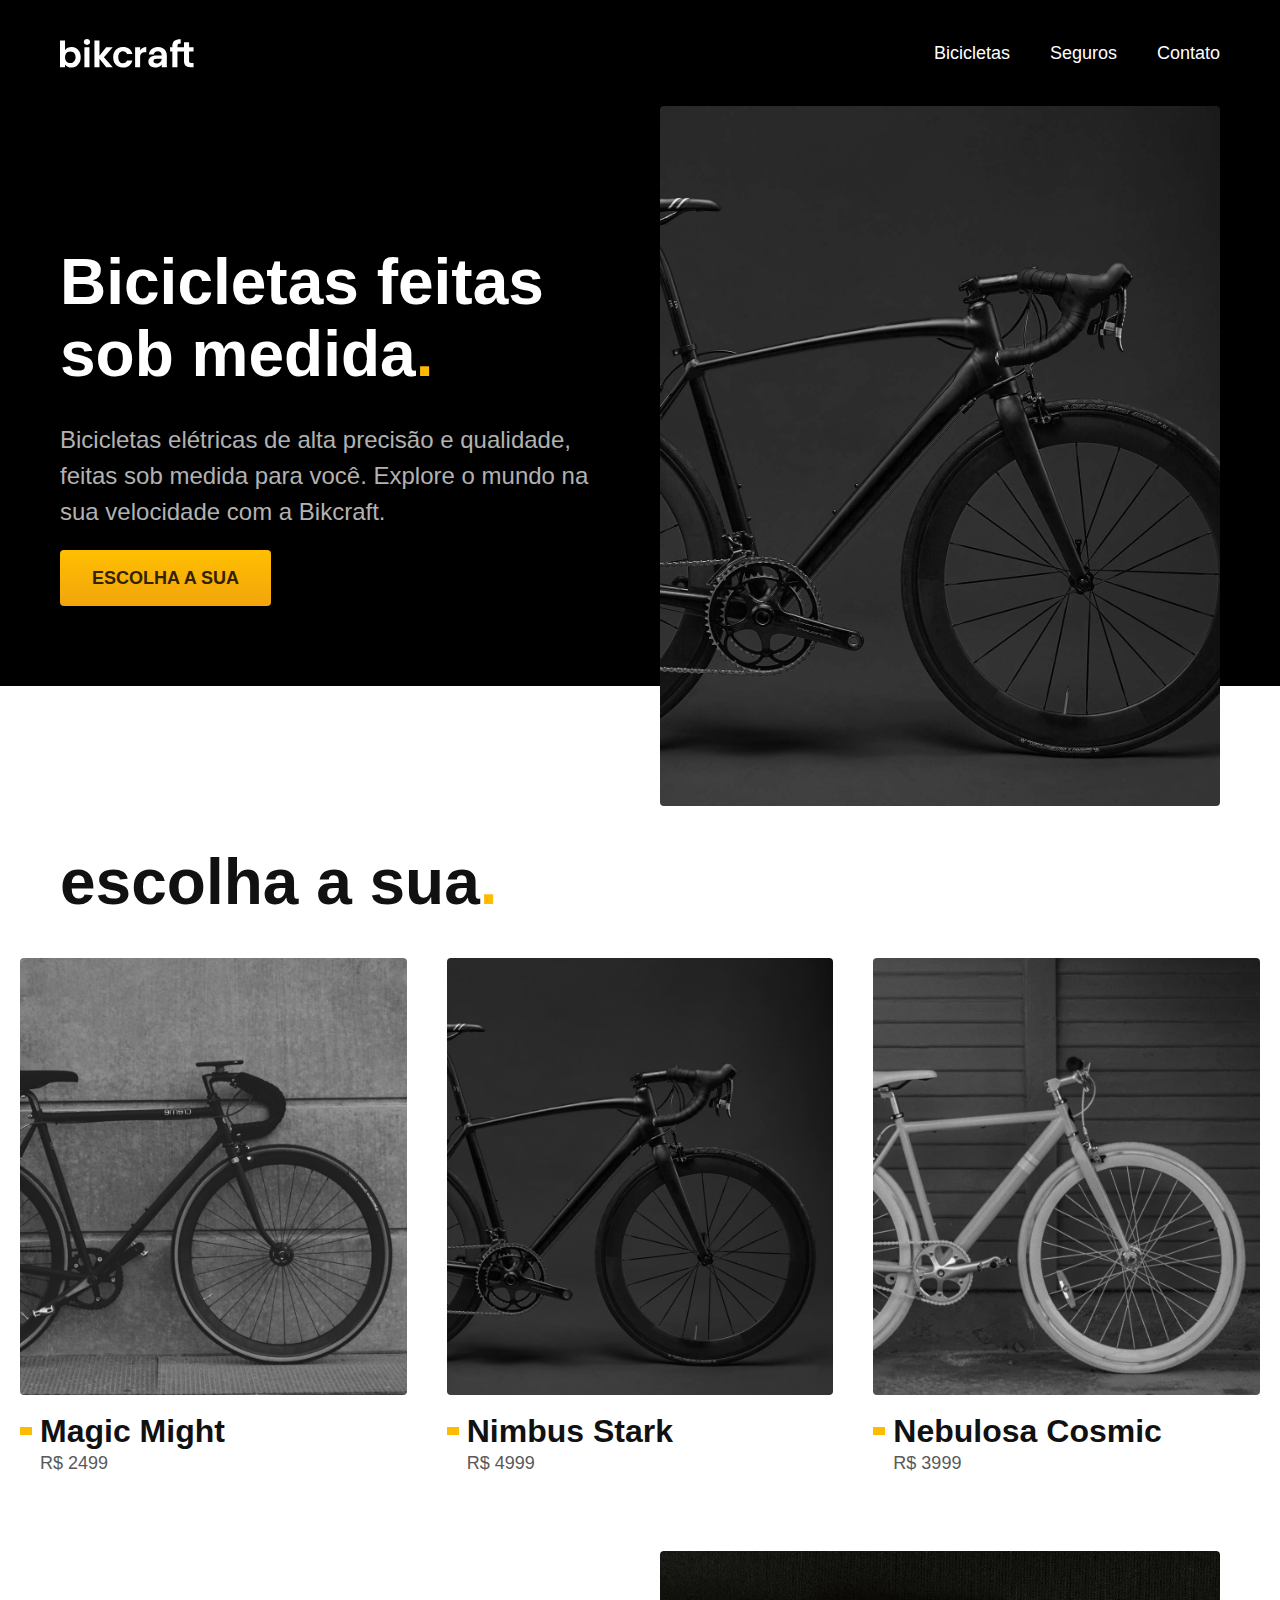
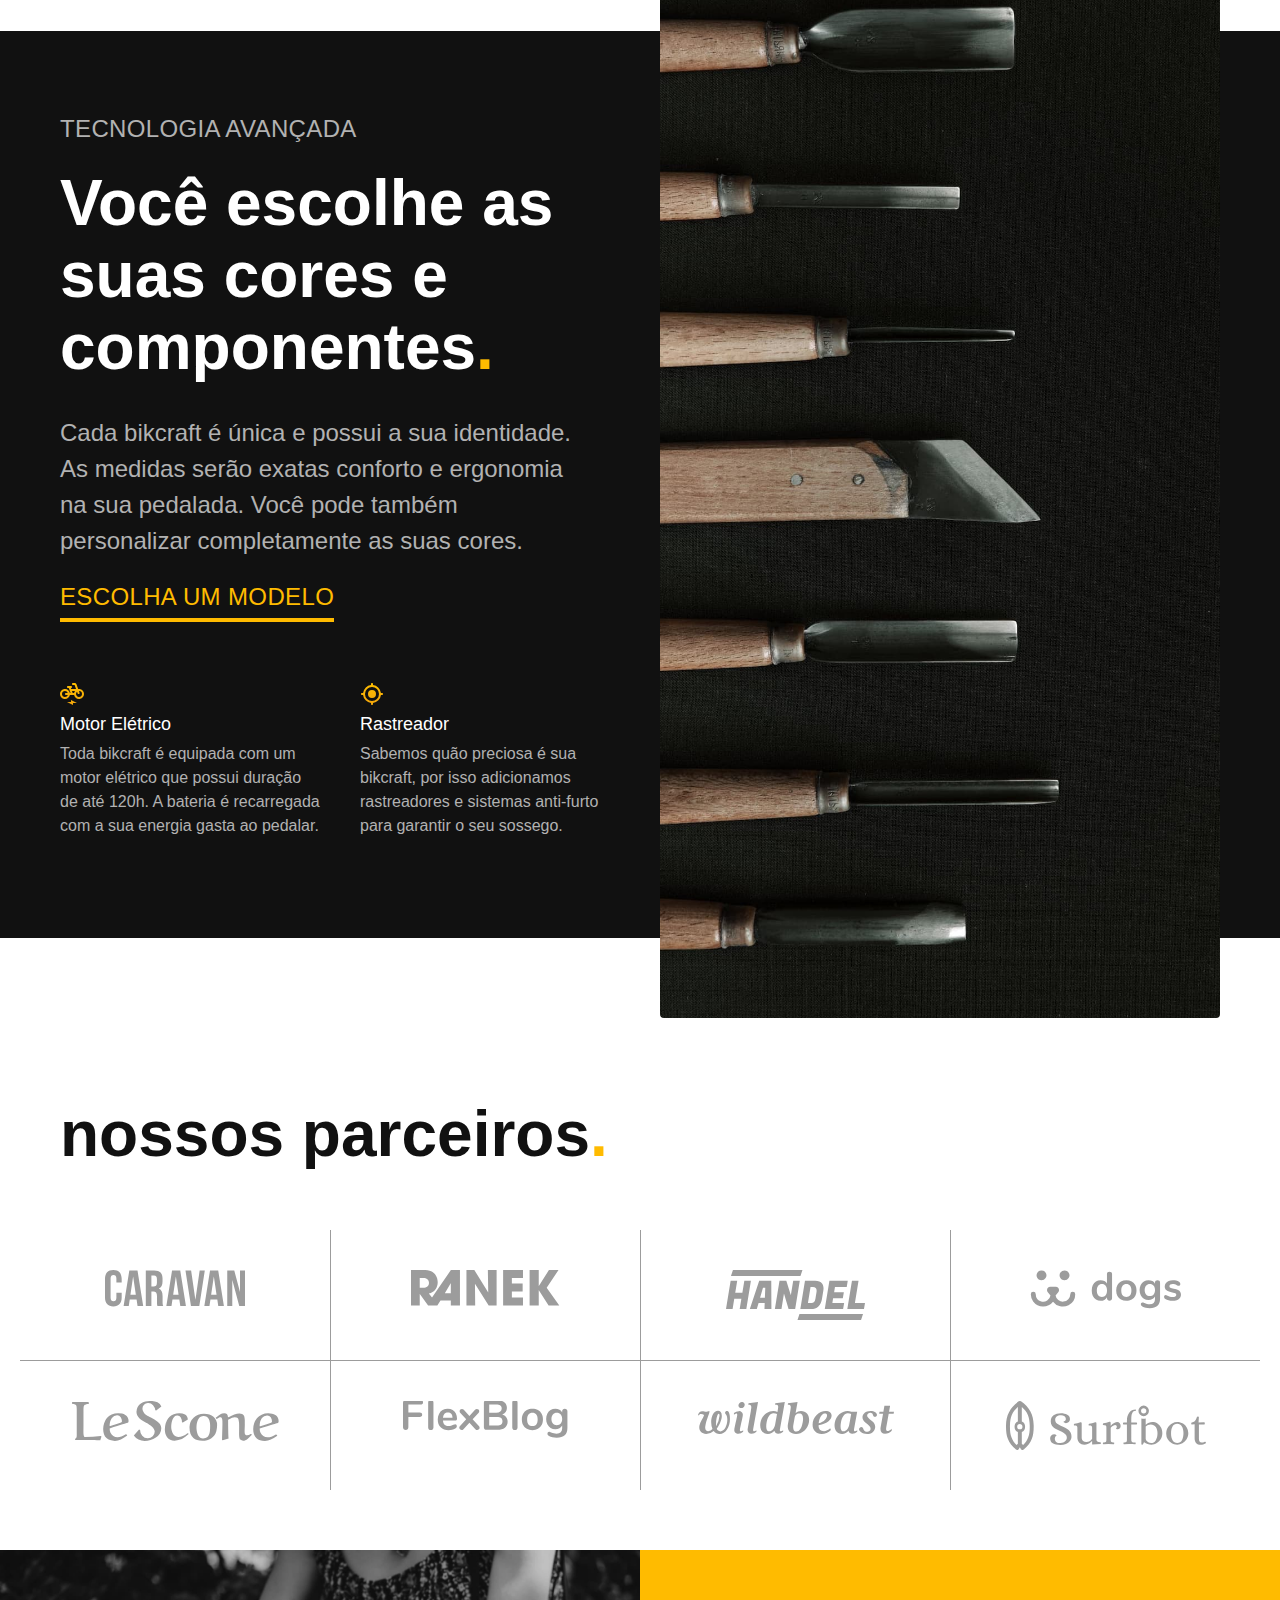
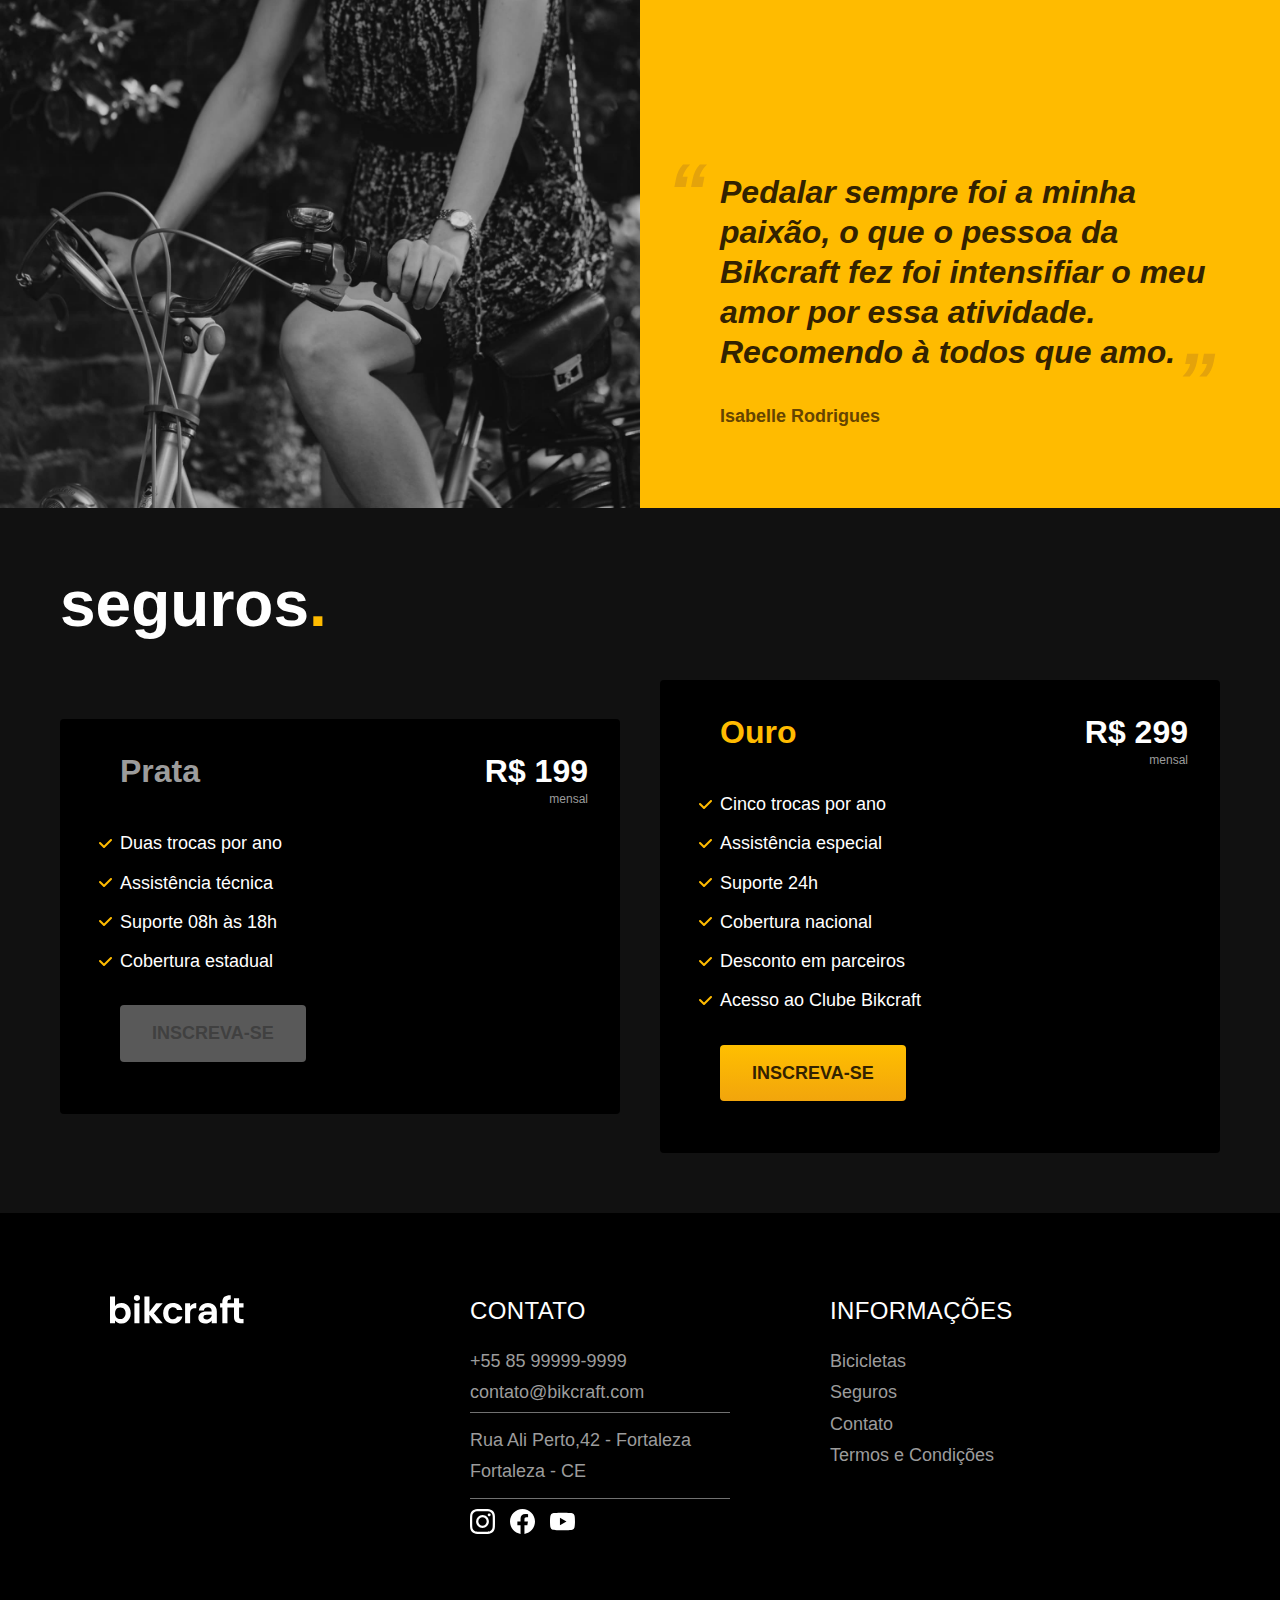
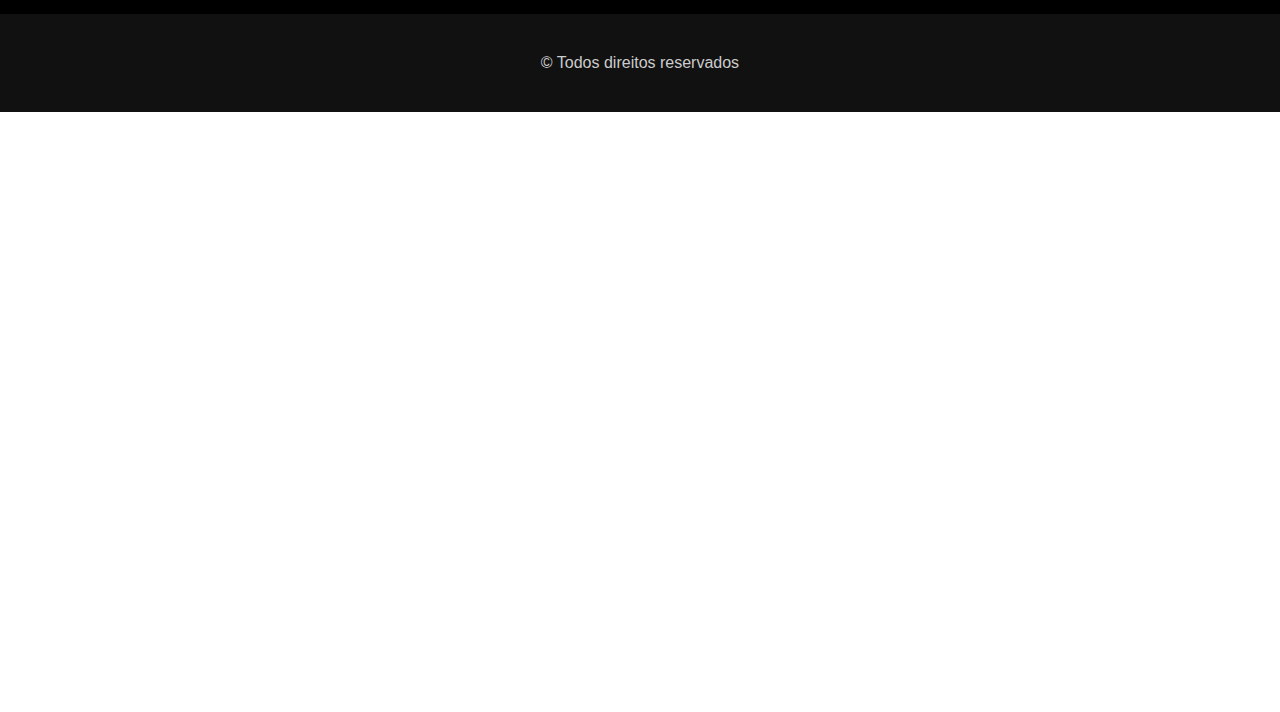
<file: index.html>
<!DOCTYPE html>
<html lang="pt-br">

<head>
  <meta charset="UTF-8">
  <meta name="viewport" content="width=device-width, initial-scale=1.0">

  <title>Bikcraft - Bicicletas Elétricas</title>
  <meta name="description" content="Bicicletas elétricas de alta precisão e qualidade,  feitas sob medida para o cliente. Explore o mundo na sua velocidade com a Bikcraft.">

  <link rel="stylesheet" href="./css/style.css">
</head>

<body>
  <header class="header-bg">
    <div class="header container-1">
      <a href="./">
        <img src="./img/bikcraft.svg" alt="Bikcraft">
      </a>

      <nav aria-label="primaria">
        <ul class="header-menu font-1-m cor-0">
          <li><a href="./bicicletas.html">Bicicletas</a></li>
          <li><a href="./seguros.html">Seguros</a></li>
          <li><a href="./contato.html">Contato</a></li>
        </ul>
      </nav>
    </div>
  </header>

  <!-- Conteudo principal do site - intro -->

  <main class="introducao-bg">
    <div class="introducao container-1">
      <div class="introducao-conteudo">
        <h1 class="font-1-xxl cor-0">Bicicletas feitas sob medida<span class="cor-p1">.</span></h1>
        <p class="font-2-l cor-5">Bicicletas elétricas de alta precisão e qualidade, feitas sob medida para você. Explore o mundo na sua velocidade com a Bikcraft.</p>
        <a class="botao" href="./bicicletas.html">Escolha a sua</a>
      </div>
      <div>
        <img src="./img/fotos/introducao.jpg" alt="Bicicleta elétrica preta.">
      </div>
    </div>
  </main>

  <!-- Sessão grid bicicletas -->
  <article class="bicicletas">
    <h2 class="container-1 font-1-xxl">escolha a sua<span class="cor-p1">.</span></h2>
    <ul class="bicicletas-lista container-2">
      <li>
        <a href="./bicicletas/magic.html">
          <img src="./img/bicicletas/magic-home.jpg" alt="bibicleta preta">
          <h3 class="font-1-xl ">Magic Might</h3>
          <span class="font-2-m cor-8">R$ 2499</span>
        </a>
      </li>
      <li>
        <a href="./bicicletas/nimbus.html">
          <img src="./img/bicicletas/nimbus-home.jpg" alt="bicicleta normal">
          <h3 class="font-1-xl ">Nimbus Stark</h3>
          <span class="font-2-m cor-8">R$ 4999</span>
        </a>
      </li>
      <li>
        <a href="./bicicletas/nebulosa.html">
          <img src="./img/bicicletas/nebula-home.jpg" alt="bicicleta albina">
          <h3 class="font-1-xl">Nebulosa Cosmic</h3>
          <span class="font-2-m cor-8">R$ 3999</span>
        </a>
      </li>
    </ul>
  </article>

  <!-- Sessão Tecnologica -->

  <article class="tecnologia-bg">
    <div class="tecnologia container-1">
      <div class="tecnologia-conteudo">
        <span class="font-2-l-b cor-5">Tecnologia Avançada</span>
        <h2 class="font-1-xxl cor-0">Você escolhe as suas cores e componentes<span class="cor-p1">.</span></h2>
        <p class="font-2-l cor-5">Cada bikcraft é única e possui a sua identidade. As medidas serão exatas conforto e ergonomia na sua pedalada. Você pode também personalizar completamente as suas cores.</p>
        <a class="link" href="./bicicletas.html">Escolha um modelo</a>
        <div class="tecnologia-vantagens">
          <div>
            <img src="./img/icones/eletrica.svg" alt="">
            <h3 class="font-1-m cor-0">Motor Elétrico</h3>
            <p class="font-2-s cor-5">Toda bikcraft é equipada com um motor elétrico que possui duração de até 120h. A bateria é recarregada com a sua energia gasta ao pedalar.</p>
          </div>
          <div>
            <img src="./img/icones/rastreador.svg" alt="">
            <h3 class="font-1-m cor-0">Rastreador</h3>
            <p class="font-2-s cor-5">Sabemos quão preciosa é sua bikcraft, por isso adicionamos rastreadores e sistemas anti-furto para garantir o seu sossego.</p>
          </div>
        </div>
      </div>
      <div class="tecnologia-imagem">
        <img src="./img/fotos/tecnologia.jpg" alt="bikcraft legal">
      </div>
    </div>
  </article>

  <!-- Sessão dos Parceiros -->

  <section class="parceiros" aria-label="nossos parceiros">
    <h2 class="container-1 font-1-xxl">nossos parceiros<span class="cor-p1">.</span></h2>

    <ul class="container-2">
      <li><img src="./img/parceiros/caravan.svg" alt="caravan"></li>
      <li><img src="./img/parceiros/ranek.svg" alt="ranek"></li>
      <li><img src="./img/parceiros/handel.svg" alt="handel"></li>
      <li><img src="./img/parceiros/dogs.svg" alt="dogs"></li>
      <li><img src="./img/parceiros/lescone.svg" alt="lescone"></li>
      <li><img src="./img/parceiros/flexblog.svg" alt="flexblog"></li>
      <li><img src="./img/parceiros/wildbeast.svg" alt="wildbeast"></li>
      <li><img src="./img/parceiros/surfbot.svg" alt="surfbot"></li>
    </ul>
  </section>

  <!-- Sessão do comentarios sobre a bikcraft -->
  <section class="depoimentos" aria-label="depoimento">
    <div class="depoimentos-imagem">
      <img src="./img/fotos/depoimento.jpg" alt="Pessoa andando com a bicicleta da bikcraft">
    </div>
    <div class="depoimentos-conteudo">
      <blockquote class="font-1-xl cor-p5">
        <p>Pedalar sempre foi a minha paixão, o que o pessoa da Bikcraft fez foi intensifiar o meu amor por essa atividade. Recomendo à todos que amo.</p>
      </blockquote>
      <span class="font-1-m-b cor-p4">Isabelle Rodrigues</span>
    </div>
  </section>

  <!-- Sessão Seguros -->

  <article class="seguros-bg">

    <div class="seguros container-1 ">
      <h2 class=" font-1-xxl cor-0">seguros<span class="cor-p1">.</span></h2>
      <div class="seguros-item">
        <h3 class="font-1-xl cor-6">Prata</h3>
        <span class="font-1-xl cor-0">R$ 199<span class="font-1-xs cor-6">mensal</span></span>
        <ul class="font-2-m cor-0">
          <li>Duas trocas por ano</li>
          <li>Assistência técnica</li>
          <li>Suporte 08h às 18h</li>
          <li>Cobertura estadual</li>
        </ul>
        <a class="botao secundario" href="./orcamentos.html">Inscreva-se</a>
      </div>

      <div class="seguros-item">
        <h3 class="font-1-xl cor-p1">Ouro</h3>
        <span class="font-1-xl cor-0">R$ 299 <span class="font-1-xs cor-6"> mensal</span></span>
        <ul class="font-2-m cor-0">
          <li>Cinco trocas por ano</li>
          <li>Assistência especial</li>
          <li>Suporte 24h</li>
          <li>Cobertura nacional</li>
          <li>Desconto em parceiros</li>
          <li>Acesso ao Clube Bikcraft</li>
        </ul>
        <a class="botao" href="./orcamentos.html">Inscreva-se</a>
      </div>
    </div>

  </article>

  <footer class="rodape">
    <div class="rodape-lista container-1">
      <div>
        <a href="./">
          <img src="./img/bikcraft.svg" alt="Bikcraft">
        </a>
      </div>
      <div class="font-2-m cor-6">
        <h3 class="font-2-l-b cor-0">Contato</h3>
        <a href="tell:+5585999999999">+55 85 99999-9999</a>
        <p>contato@bikcraft.com</p> <!-- link(a) + email: -->
        <span class="span">Rua Ali Perto,42 - Fortaleza
          <span>Fortaleza - CE</span></span>
        <ul class="rodape-redes">
          <li><a href="#"><img src="./img/redes/instagram.svg" alt="icone-insta"></a></li>
          <li><a href="#"><img src="./img/redes/facebook.svg" alt="icone-fc"></a></li>
          <li><a href="#"><img src="./img/redes/youtube.svg" alt="icone-yt"></a></li>
        </ul>
      </div>
      <div>
        <h3 class="font-2-l-b cor-0">Informações</h3>
        <ul class="rodape-info font-2-m cor-6">
          <li><a href="./bicicletas.html">Bicicletas</a></li>
          <li><a href="./seguros.html">Seguros</a></li>
          <li><a href="./contato.html">Contato</a></li>
          <li><a href="./termos.html">Termos e Condições</a></li>
        </ul>
      </div>
    </div>
    <div class="rodape-final">
      <p class="container-1">&copy; Todos direitos reservados</p>
    </div>
  </footer>


  <script src="treino.js"></script>
</body>

</html>
</file>
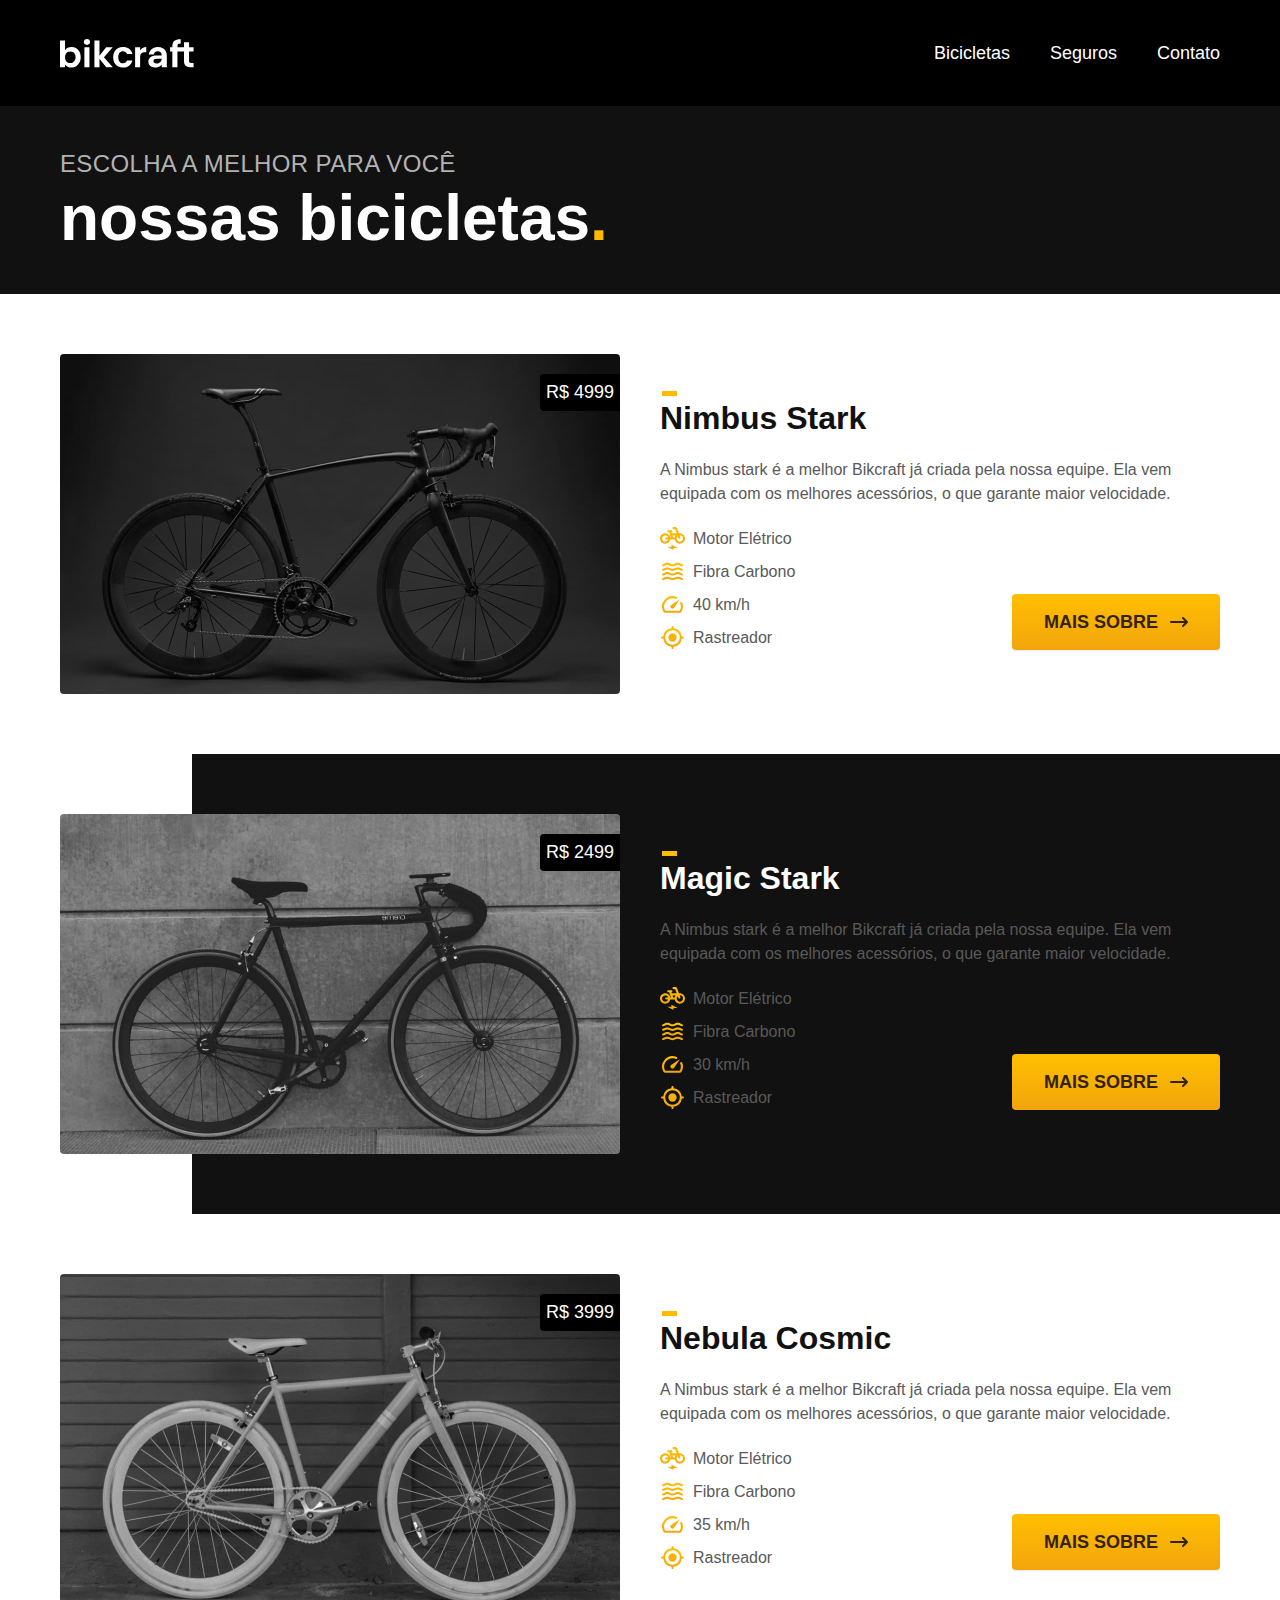
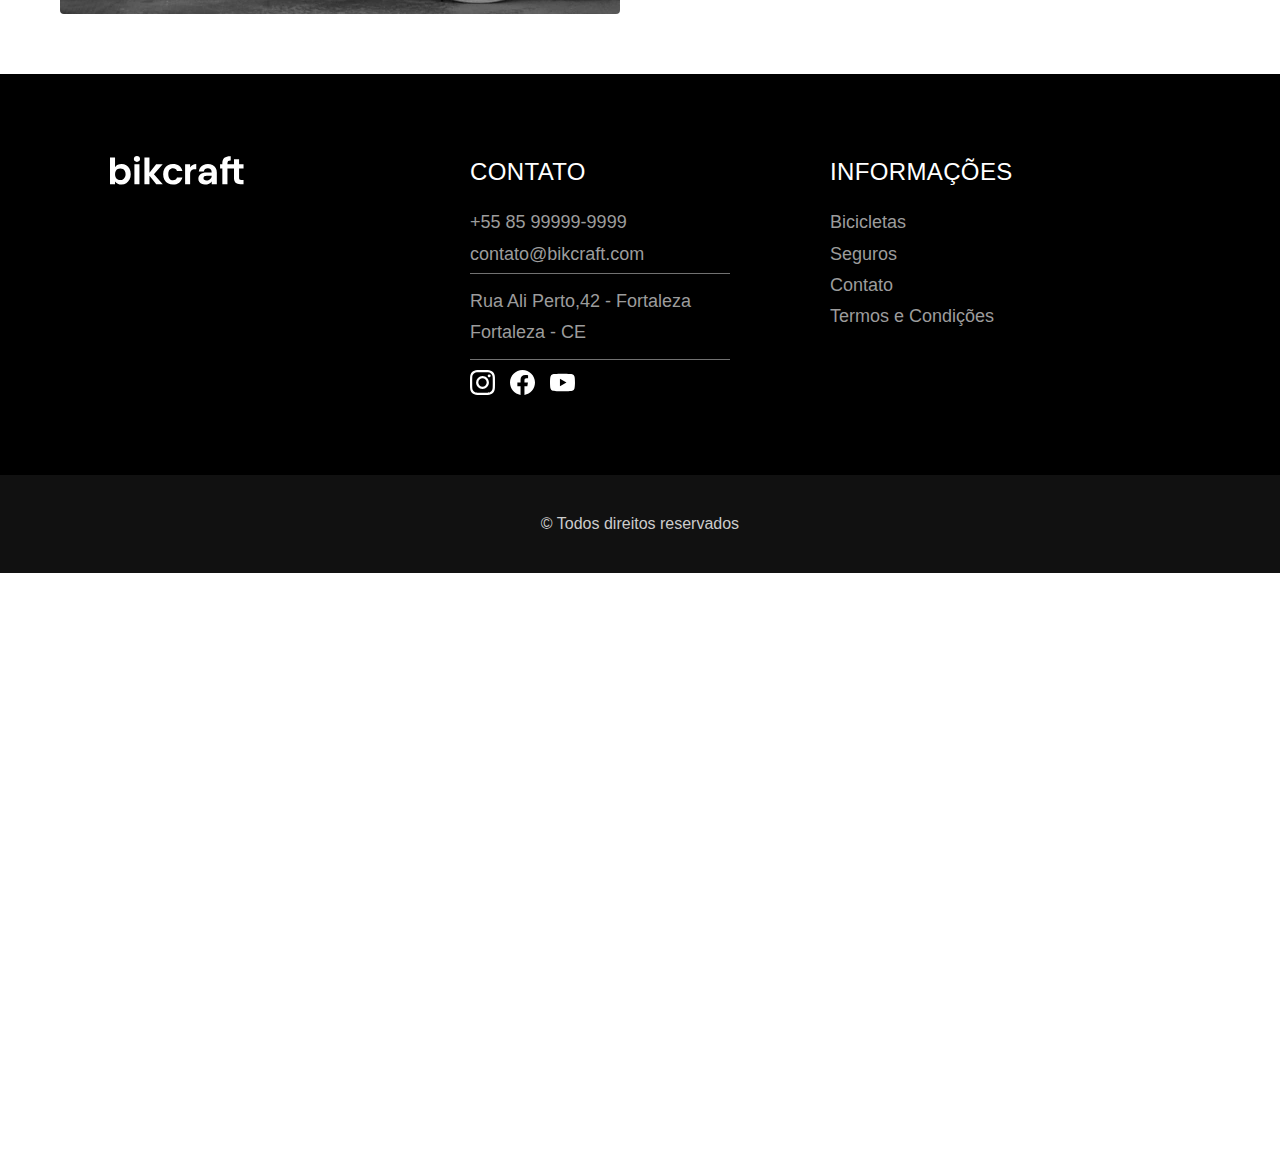
<file: bicicletas.html>
<!DOCTYPE html>
<html lang="pt-br">

<head>
  <meta charset="UTF-8">
  <meta name="viewport" content="width=device-width, initial-scale=1.0">

  <title>Bicicletas | Bikcraft</title>
  <meta name="description" content="Bicicletas elétricas de alta precisão e qualidade,  feitas sob medida para o cliente. Explore o mundo na sua velocidade com a Bikcraft.">

  <link rel="stylesheet" href="./css/style.css">
</head>

<body id="bicicletas">
  <header class="header-bg">
    <div class="header container-1">
      <a href="./">
        <img src="./img/bikcraft.svg" alt="Bikcraft">
      </a>

      <nav aria-label="primaria">
        <ul class="header-menu font-1-m cor-0">
          <li><a href="./bicicletas.html">Bicicletas</a></li>
          <li><a href="./seguros.html">Seguros</a></li>
          <li><a href="./contato.html">Contato</a></li>
        </ul>
      </nav>
    </div>
  </header>

  <main>
    <div class="titulo-bg">
      <div class="container-1">
        <p class="font-2-l-b cor-5">Escolha a melhor para você</p>
        <h1 class="font-1-xxl cor-0">nossas bicicletas<span class="cor-p1">.</span></h1>
      </div>
    </div>

    <div class="bicicletas-container container-1 ">
      <div class="bicicletas-imagem">
        <img src="./img/bicicletas/nimbus.jpg" alt="biciletas preta">
        <span class="font-2-m cor-0">R$ 4999</span>
      </div>
      <div class="bicicletas-conteudo">
        <h2 class="font-1-xl">Nimbus Stark</h2>
        <p class="font-2-s cor-8">A Nimbus stark é a melhor Bikcraft já criada pela nossa equipe. Ela vem equipada com os melhores acessórios, o que garante maior velocidade.</p>
        <ul class="cor-8">
          <li><img src="./img/icones/eletrica.svg" alt="">Motor Elétrico</li>
          <li><img src="./img/icones/carbono.svg" alt="">Fibra Carbono</li>
          <li><img src="./img/icones/velocidade.svg" alt="">40 km/h</li>
          <li><img src="./img/icones/rastreador.svg" alt="">Rastreador</li>
        </ul>
        <a class="botao seta" href="./bicicletas.html/nimbus.html">Mais Sobre</a>
      </div>
    </div>

    <div class="bicicletas-bg-2">
      <div class="bicicletas-container container-1 ">
        <div class="bicicletas-imagem">
          <img src="./img/bicicletas/magic.jpg" alt="biciletas preta">
          <span class="font-2-m cor-0">R$ 2499</span>
        </div>
        <div class="bicicletas-conteudo">
          <h2 class="font-1-xl cor-0">Magic Stark</h2>
          <p class="font-2-s cor-8">A Nimbus stark é a melhor Bikcraft já criada pela nossa equipe. Ela vem equipada com os melhores acessórios, o que garante maior velocidade.</p>
          <ul class="cor-8">
            <li><img src="./img/icones/eletrica.svg" alt="">Motor Elétrico</li>
            <li><img src="./img/icones/carbono.svg" alt="">Fibra Carbono</li>
            <li><img src="./img/icones/velocidade.svg" alt="">30 km/h</li>
            <li><img src="./img/icones/rastreador.svg" alt="">Rastreador</li>
          </ul>
          <a class="botao seta" href="./bicicletas.html/magic.html">Mais Sobre</a>

        </div>
      </div>
    </div>

    <div class="bicicletas-container container-1">
      <div class="bicicletas-imagem">
        <img src="./img/bicicletas/nebula.jpg" alt="biciletas preta">
        <span class="font-2-m cor-0">R$ 3999</span>
      </div>
      <div class="bicicletas-conteudo">
        <h2 class="font-1-xl">Nebula Cosmic</h2>
        <p class="font-2-s cor-8">A Nimbus stark é a melhor Bikcraft já criada pela nossa equipe. Ela vem equipada com os melhores acessórios, o que garante maior velocidade.</p>
        <ul class="cor-8">
          <li><img src="./img/icones/eletrica.svg" alt="">Motor Elétrico</li>
          <li><img src="./img/icones/carbono.svg" alt="">Fibra Carbono</li>
          <li><img src="./img/icones/velocidade.svg" alt="">35 km/h</li>
          <li><img src="./img/icones/rastreador.svg" alt="">Rastreador</li>
        </ul>
        <a class="botao seta" href="./bicicletas.html/nebula.html">Mais Sobre</a>
      </div>
    </div>

  </main>

  <footer class="rodape">
    <div class="rodape-lista container-1">
      <div>
        <a href="./">
          <img src="./img/bikcraft.svg" alt="Bikcraft">
        </a>
      </div>
      <div class="font-2-m cor-6">
        <h3 class="font-2-l-b cor-0">Contato</h3>
        <a href="tell:+5585999999999">+55 85 99999-9999</a>
        <p>contato@bikcraft.com</p> <!-- link(a) + email: -->
        <span class="span">Rua Ali Perto,42 - Fortaleza
          <span>Fortaleza - CE</span></span>
        <ul class="rodape-redes">
          <li><a href="#"><img src="./img/redes/instagram.svg" alt="icone-insta"></a></li>
          <li><a href="#"><img src="./img/redes/facebook.svg" alt="icone-fc"></a></li>
          <li><a href="#"><img src="./img/redes/youtube.svg" alt="icone-yt"></a></li>
        </ul>
      </div>
      <div>
        <h3 class="font-2-l-b cor-0">Informações</h3>
        <ul class="rodape-info font-2-m cor-6">
          <li><a href="./bicicletas.html">Bicicletas</a></li>
          <li><a href="./seguros.html">Seguros</a></li>
          <li><a href="./contato.html">Contato</a></li>
          <li><a href="./termos.html">Termos e Condições</a></li>
        </ul>
      </div>
    </div>
    <div class="rodape-final">
      <p class="container-1">&copy; Todos direitos reservados</p>
    </div>
  </footer>


</body>

</html>
</file>
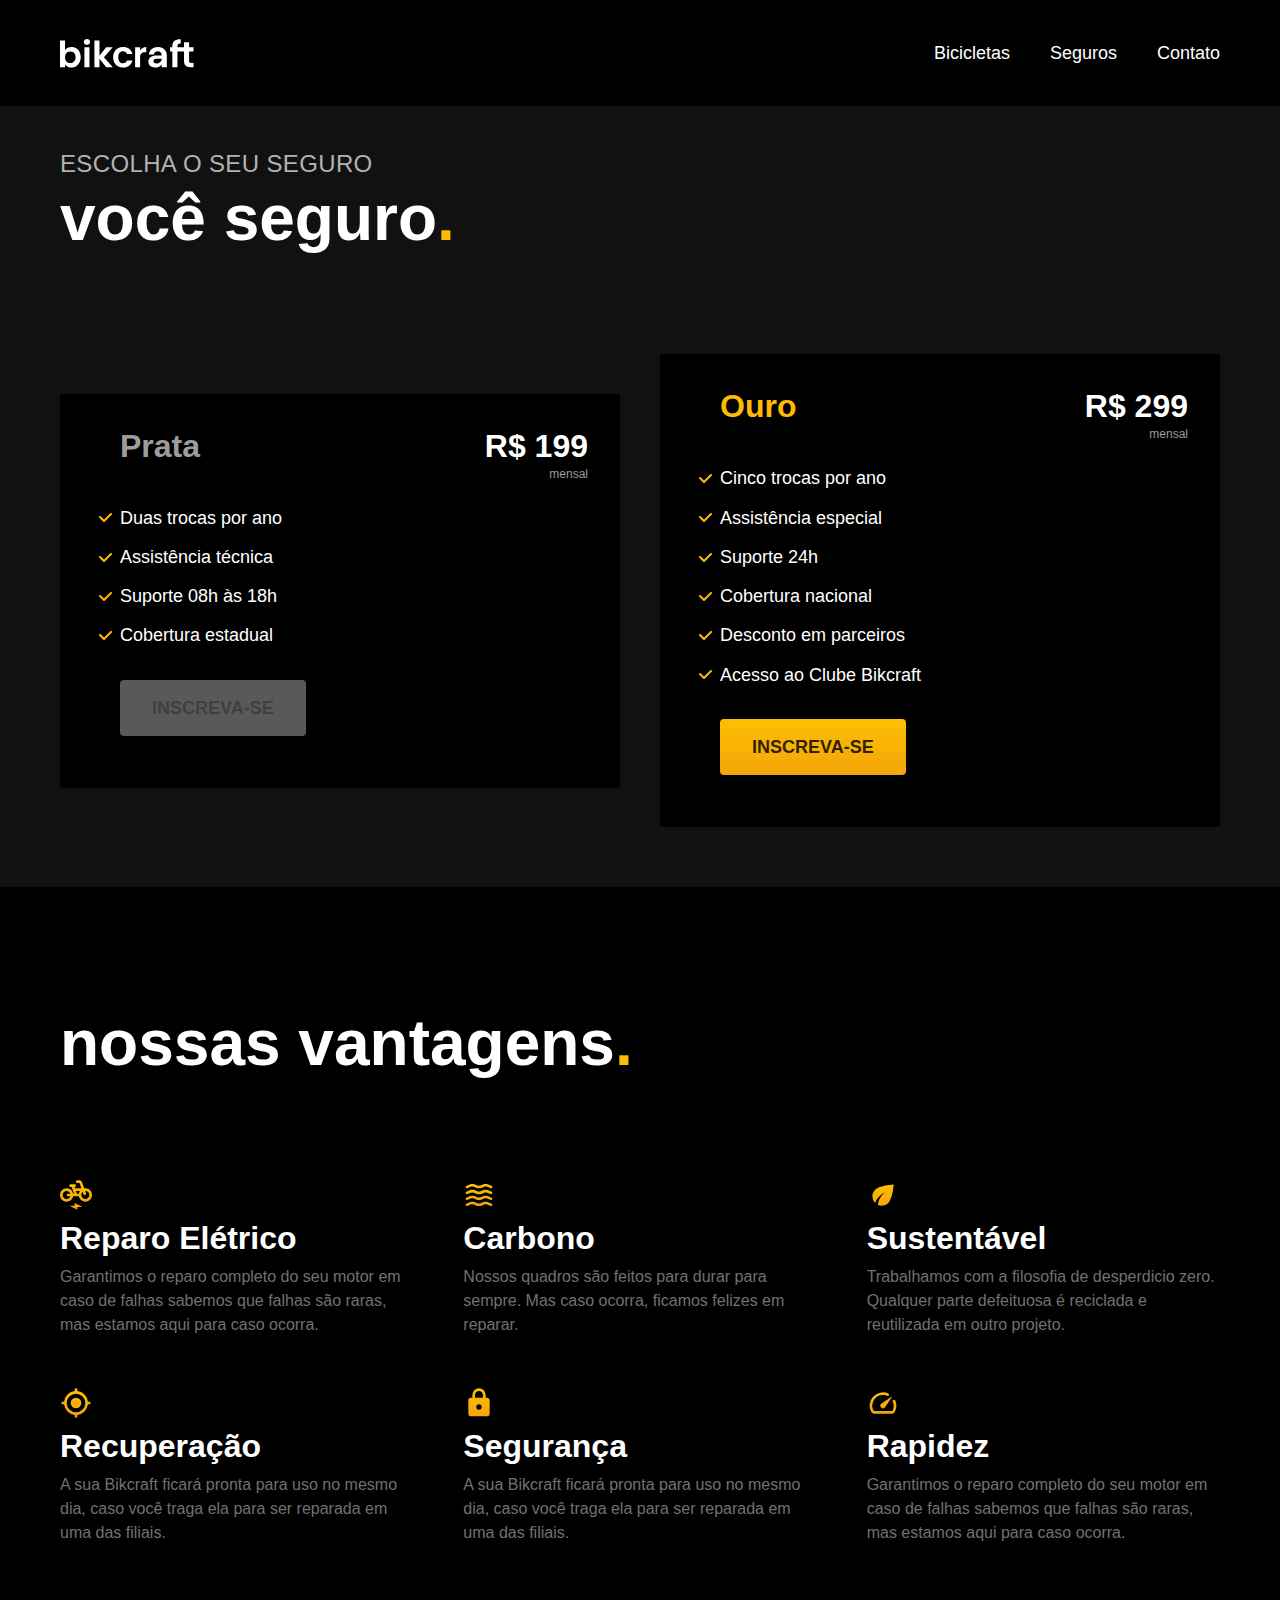
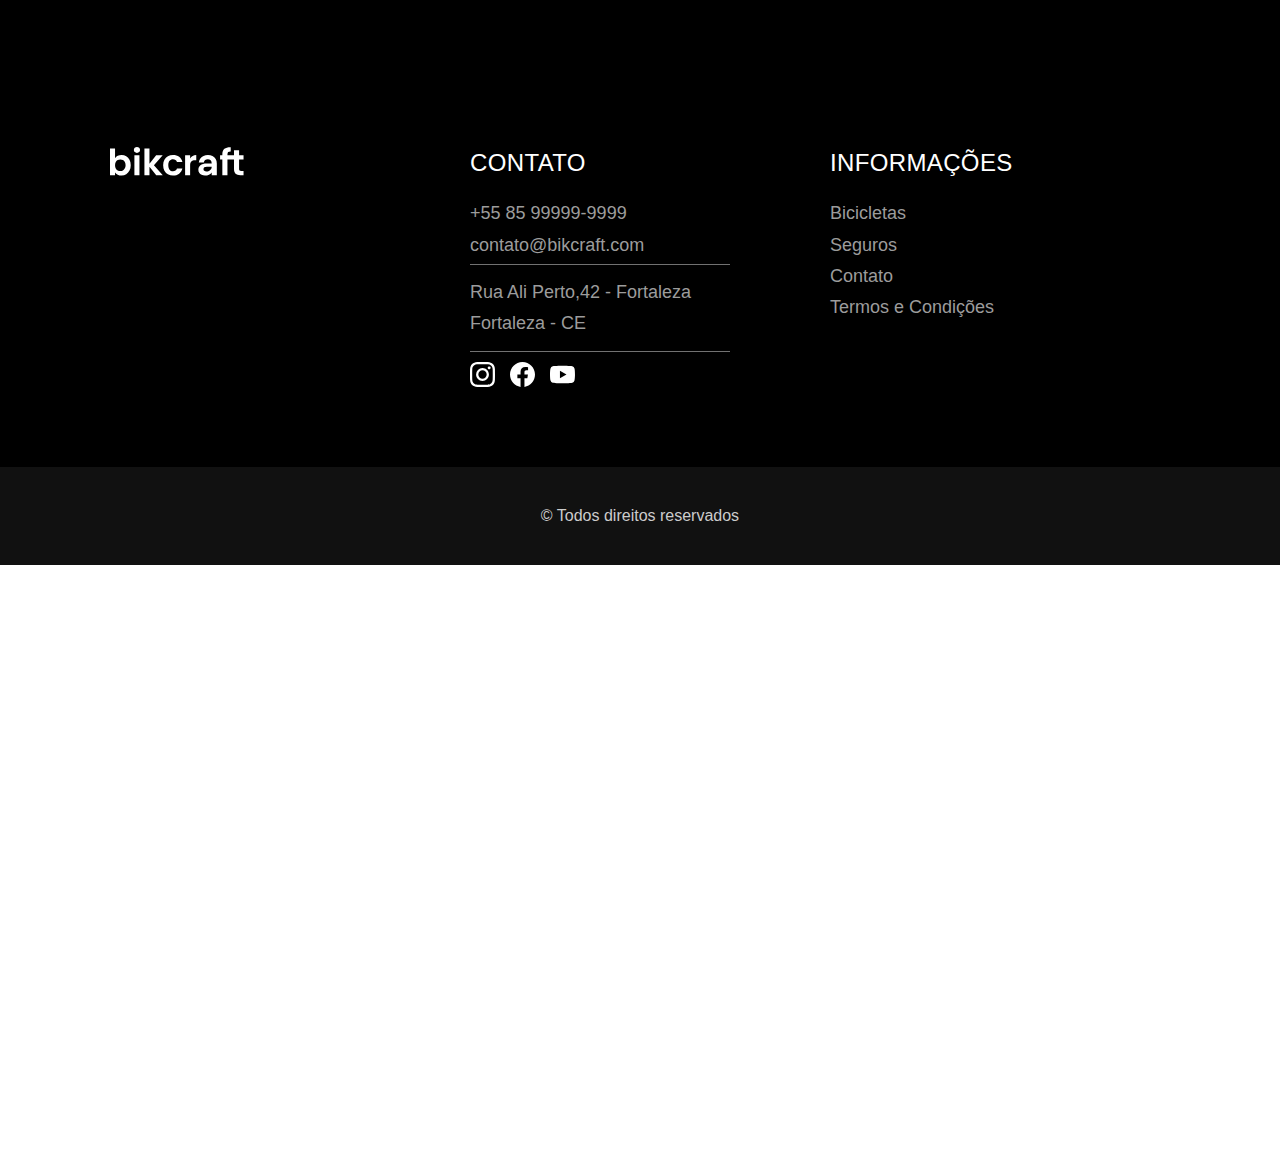
<file: seguros.html>
<!DOCTYPE html>
<html lang="pt-br">

<head>
  <meta charset="UTF-8">
  <meta name="viewport" content="width=device-width, initial-scale=1.0">

  <title>Bicicletas | Bikcraft</title>
  <meta name="description" content="Bicicletas elétricas de alta precisão e qualidade,  feitas sob medida para o cliente. Explore o mundo na sua velocidade com a Bikcraft.">

  <link rel="stylesheet" href="./css/style.css">
</head>

<body id="bicicletas">
  <header class="header-bg">
    <div class="header container-1">
      <a href="./">
        <img src="./img/bikcraft.svg" alt="Bikcraft">
      </a>

      <nav aria-label="primaria">
        <ul class="header-menu font-1-m cor-0">
          <li><a href="./bicicletas.html">Bicicletas</a></li>
          <li><a href="./seguros.html">Seguros</a></li>
          <li><a href="./contato.html">Contato</a></li>
        </ul>
      </nav>
    </div>
  </header>

  <main>
    <div class="titulo-bg">
      <div class="container-1">
        <p class="font-2-l-b cor-5">Escolha o seu seguro</p>
        <h1 class="font-1-xxl cor-0">você seguro<span class="cor-p1">.</span></h1>
      </div>
    </div>

    <div class="seguros-bg">

      <div class="seguros container-1 ">
        <div class="seguros-item">
          <h3 class="font-1-xl cor-6">Prata</h3>
          <span class="font-1-xl cor-0">R$ 199<span class="font-1-xs cor-6">mensal</span></span>
          <ul class="font-2-m cor-0">
            <li>Duas trocas por ano</li>
            <li>Assistência técnica</li>
            <li>Suporte 08h às 18h</li>
            <li>Cobertura estadual</li>
          </ul>
          <a class="botao secundario" href="./orcamentos.html">Inscreva-se</a>
        </div>

        <div class="seguros-item">
          <h3 class="font-1-xl cor-p1">Ouro</h3>
          <span class="font-1-xl cor-0">R$ 299 <span class="font-1-xs cor-6"> mensal</span></span>
          <ul class="font-2-m cor-0">
            <li>Cinco trocas por ano</li>
            <li>Assistência especial</li>
            <li>Suporte 24h</li>
            <li>Cobertura nacional</li>
            <li>Desconto em parceiros</li>
            <li>Acesso ao Clube Bikcraft</li>
          </ul>
          <a class="botao" href="./orcamentos.html">Inscreva-se</a>
        </div>
      </div>
    </div>
  </main>

  <!--  vantagens  -->
  <section class="vantagens-bg">

    <div class="vantagens container-1">
      <h2 class=" font-1-xxl cor-0">nossas vantagens<span class="cor-p1">.</span></h2>
      <div class="vantagens-conteudo">
        <div class="vantagens-items">
          <ul class="cor-0">
            <li><img src="./img/icones/eletrica.svg" alt=""></li>
            <li>
              <h2 class="font-1-xl">Reparo Elétrico</h2>
            </li>
            <li>
              <p class="font-2-s cor-7">Garantimos o reparo completo do seu motor em caso de falhas sabemos que falhas são raras, mas estamos aqui para caso ocorra.</p>
            </li>
          </ul>
        </div>

        <div class="vantagens-items">
          <ul class="cor-0">
            <li><img src="./img/icones/carbono.svg" alt=""></li>
            <li>
              <h2 class="font-1-xl">Carbono</h2>
            </li>
            <li>
              <p class="font-2-s cor-7">Nossos quadros são feitos para durar para sempre. Mas caso ocorra, ficamos felizes em reparar.</p>
            </li>
          </ul>
        </div>

        <div class="vantagens-items">
          <ul class="cor-0">
            <li><img src="./img/icones/sustentavel.svg" alt=""></li>
            <li>
              <h2 class="font-1-xl">Sustentável</h2>
            </li>
            <li>
              <p class="font-2-s cor-7">Trabalhamos com a filosofia de desperdicio zero. Qualquer parte defeituosa é reciclada e reutilizada em outro projeto.</p>
            </li>
          </ul>
        </div>

        <div class="vantagens-items">
          <ul class="cor-0">
            <li><img src="./img/icones/rastreador.svg" alt=""></li>
            <li>
              <h2 class="font-1-xl">Recuperação</h2>
            </li>
            <li>
              <p class="font-2-s cor-7">A sua Bikcraft ficará pronta para uso no mesmo dia, caso você traga ela para ser reparada em uma das filiais.</p>
            </li>
          </ul>
        </div>

        <div class="vantagens-items">
          <ul class="cor-0">
            <li><img src="./img/icones/seguro.svg" alt=""></li>
            <li>
              <h2 class="font-1-xl">Segurança</h2>
            </li>
            <li>
              <p class="font-2-s cor-7">A sua Bikcraft ficará pronta para uso no mesmo dia, caso você traga ela para ser reparada em uma das filiais.</p>
              <p class="font-2-s cor-7"></p>
            </li>
          </ul>
        </div>

        <div class="vantagens-items">
          <ul class="cor-0">
            <li><img src="./img/icones/velocidade.svg" alt=""></li>
            <li>
              <h2 class="font-1-xl">Rapidez</h2>
            </li>
            <li>
              <p class="font-2-s cor-7">Garantimos o reparo completo do seu motor em caso de falhas sabemos que falhas são raras, mas estamos aqui para caso ocorra.</p>
            </li>
          </ul>
        </div>
      </div>
    </div>

  </section>
  <footer class="rodape">
    <div class="rodape-lista container-1">
      <div>
        <a href="./">
          <img src="./img/bikcraft.svg" alt="Bikcraft">
        </a>
      </div>
      <div class="font-2-m cor-6">
        <h3 class="font-2-l-b cor-0">Contato</h3>
        <a href="tell:+5585999999999">+55 85 99999-9999</a>
        <p>contato@bikcraft.com</p> <!-- link(a) + email: -->
        <span class="span">Rua Ali Perto,42 - Fortaleza
          <span>Fortaleza - CE</span></span>
        <ul class="rodape-redes">
          <li><a href="#"><img src="./img/redes/instagram.svg" alt="icone-insta"></a></li>
          <li><a href="#"><img src="./img/redes/facebook.svg" alt="icone-fc"></a></li>
          <li><a href="#"><img src="./img/redes/youtube.svg" alt="icone-yt"></a></li>
        </ul>
      </div>
      <div>
        <h3 class="font-2-l-b cor-0">Informações</h3>
        <ul class="rodape-info font-2-m cor-6">
          <li><a href="./bicicletas.html">Bicicletas</a></li>
          <li><a href="./seguros.html">Seguros</a></li>
          <li><a href="./contato.html">Contato</a></li>
          <li><a href="./termos.html">Termos e Condições</a></li>
        </ul>
      </div>
    </div>
    <div class="rodape-final">
      <p class="container-1">&copy; Todos direitos reservados</p>
    </div>
  </footer>


</body>

</html>
</file>
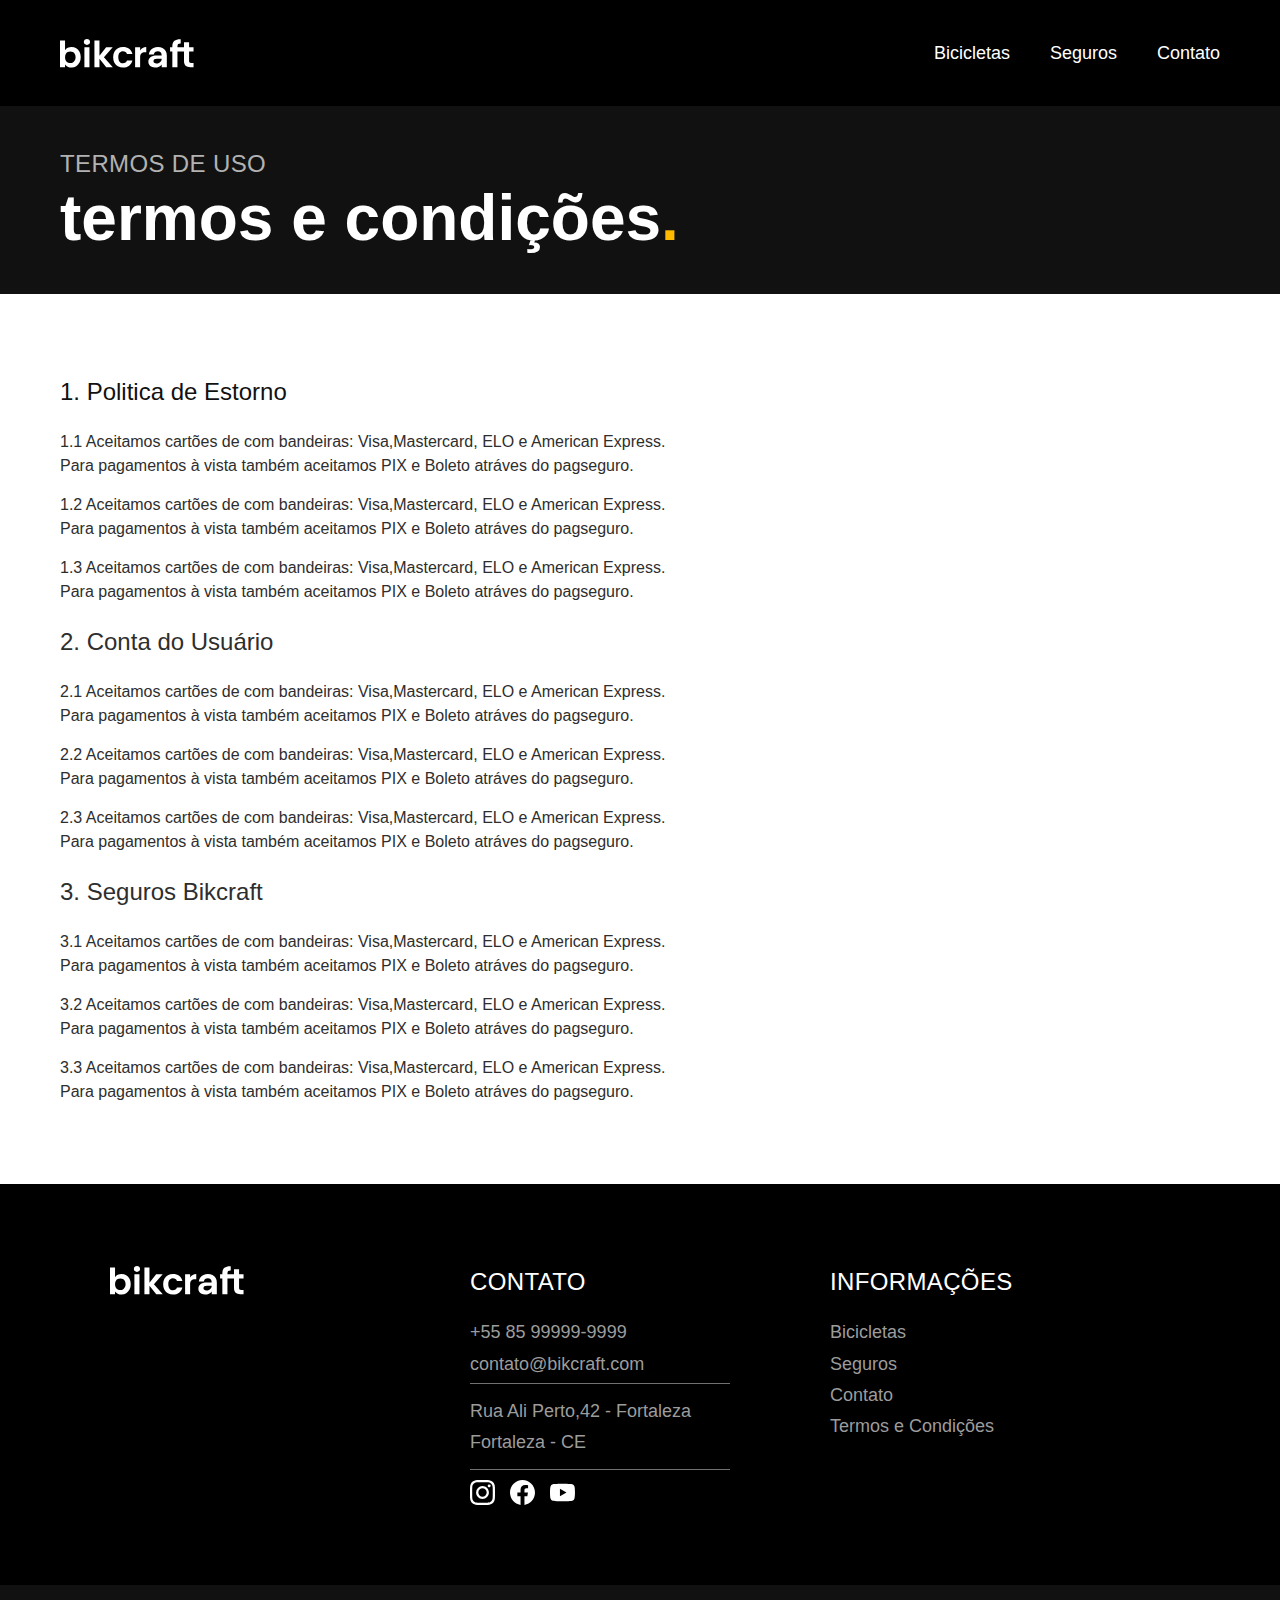
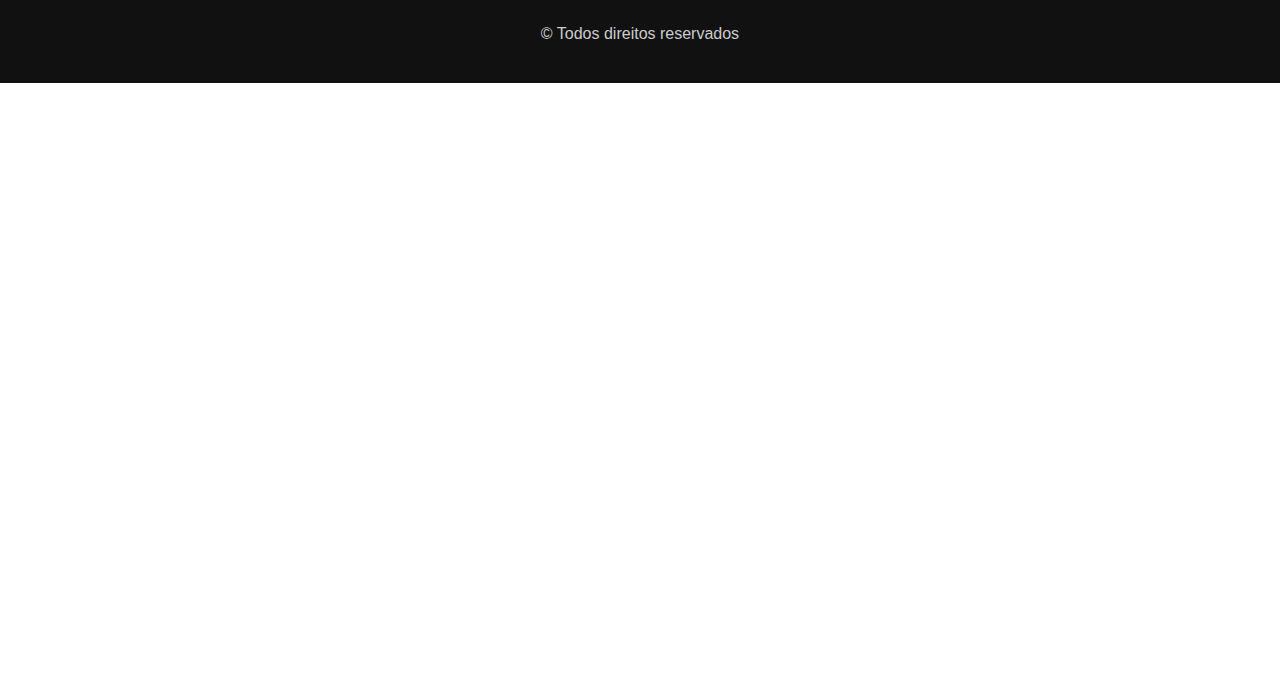
<file: termos.html>
<!DOCTYPE html>
<html lang="pt-br">

<head>
  <meta charset="UTF-8">
  <meta name="viewport" content="width=device-width, initial-scale=1.0">

  <title>Termos e Condições | Bikcraft</title>
  <meta name="description" content="Bicicletas elétricas de alta precisão e qualidade,  feitas sob medida para o cliente. Explore o mundo na sua velocidade com a Bikcraft.">

  <link rel="stylesheet" href="./css/style.css">
</head>

<body id="termos">
  <header class="header-bg">
    <div class="header container-1">
      <a href="./">
        <img src="./img/bikcraft.svg" alt="Bikcraft">
      </a>

      <nav aria-label="primaria">
        <ul class="header-menu font-1-m cor-0">
          <li><a href="./bicicletas.html">Bicicletas</a></li>
          <li><a href="./seguros.html">Seguros</a></li>
          <li><a href="./contato.html">Contato</a></li>
        </ul>
      </nav>
    </div>
  </header>

  <section class="termos-bg" aria-label="termos e condições">
    <div class="termos container-1">
      <p class="font-2-l-b cor-5">Termos de uso</p>
      <h1 class="font-1-xxl cor-0">termos e condições<span class="cor-p1">.</span></h1>
    </div>
  </section>

  <main class="container-1">
    <div class="termos-conteudo font-2-s cor-10">
      <h2 class="font-1-l cor-11"> 1. Politica de Estorno</h2>
      <p> 1.1 Aceitamos cartões de com bandeiras: Visa,Mastercard, ELO e American Express. Para pagamentos à vista também aceitamos PIX e Boleto atráves do pagseguro.</p>
      <p> 1.2 Aceitamos cartões de com bandeiras: Visa,Mastercard, ELO e American Express. Para pagamentos à vista também aceitamos PIX e Boleto atráves do pagseguro.</p>
      <p> 1.3 Aceitamos cartões de com bandeiras: Visa,Mastercard, ELO e American Express. Para pagamentos à vista também aceitamos PIX e Boleto atráves do pagseguro.</p>

      <h2 class="font-1-l"> 2. Conta do Usuário</h2>
      <p> 2.1 Aceitamos cartões de com bandeiras: Visa,Mastercard, ELO e American Express. Para pagamentos à vista também aceitamos PIX e Boleto atráves do pagseguro.</p>
      <p> 2.2 Aceitamos cartões de com bandeiras: Visa,Mastercard, ELO e American Express. Para pagamentos à vista também aceitamos PIX e Boleto atráves do pagseguro.</p>
      <p> 2.3 Aceitamos cartões de com bandeiras: Visa,Mastercard, ELO e American Express. Para pagamentos à vista também aceitamos PIX e Boleto atráves do pagseguro.</p>

      <h2 class="font-1-l"> 3. Seguros Bikcraft</h2>
      <p> 3.1 Aceitamos cartões de com bandeiras: Visa,Mastercard, ELO e American Express. Para pagamentos à vista também aceitamos PIX e Boleto atráves do pagseguro.</p>
      <p> 3.2 Aceitamos cartões de com bandeiras: Visa,Mastercard, ELO e American Express. Para pagamentos à vista também aceitamos PIX e Boleto atráves do pagseguro.</p>
      <p> 3.3 Aceitamos cartões de com bandeiras: Visa,Mastercard, ELO e American Express. Para pagamentos à vista também aceitamos PIX e Boleto atráves do pagseguro.</p>
    </div>
  </main>

  <footer class="rodape">
    <div class="rodape-lista container-1">
      <div>
        <a href="./">
          <img src="./img/bikcraft.svg" alt="Bikcraft">
        </a>
      </div>
      <div class="font-2-m cor-6">
        <h3 class="font-2-l-b cor-0">Contato</h3>
        <a href="tell:+5585999999999">+55 85 99999-9999</a>
        <p>contato@bikcraft.com</p> <!-- link(a) + email: -->
        <span class="span">Rua Ali Perto,42 - Fortaleza
          <span>Fortaleza - CE</span></span>
        <ul class="rodape-redes">
          <li><a href="#"><img src="./img/redes/instagram.svg" alt="icone-insta"></a></li>
          <li><a href="#"><img src="./img/redes/facebook.svg" alt="icone-fc"></a></li>
          <li><a href="#"><img src="./img/redes/youtube.svg" alt="icone-yt"></a></li>
        </ul>
      </div>
      <div>
        <h3 class="font-2-l-b cor-0">Informações</h3>
        <ul class="rodape-info font-2-m cor-6">
          <li><a href="./bicicletas.html">Bicicletas</a></li>
          <li><a href="./seguros.html">Seguros</a></li>
          <li><a href="./contato.html">Contato</a></li>
          <li><a href="./termos.html">Termos e Condições</a></li>
        </ul>
      </div>
    </div>
    <div class="rodape-final">
      <p class="container-1">&copy; Todos direitos reservados</p>
    </div>
  </footer>


</body>

</html>
</file>
<file: css/style.css>
@import "./global/reset.css";
@import "./utilidades/tipografia.css";
@import "./utilidades/cores.css";
@import "./global/header.css";

/* Utilidades */
@import "./utilidades/componentes.css";

/* Home */
@import "./home/introducao.css";
@import "./home/tecnologia.css";
@import "./home/parceiros.css";
@import "./home/depoimentos.css";
@import "./home/rodape.css";

/* bicicletas */
@import "./bicicletas/bicicletas-lista.css";
@import "./bicicletas/bicicletas.css";

/* Seguros */
@import "./seguros/seguros.css";

/* Termos e Condições */
@import "./termos/termos.css";
</file>
